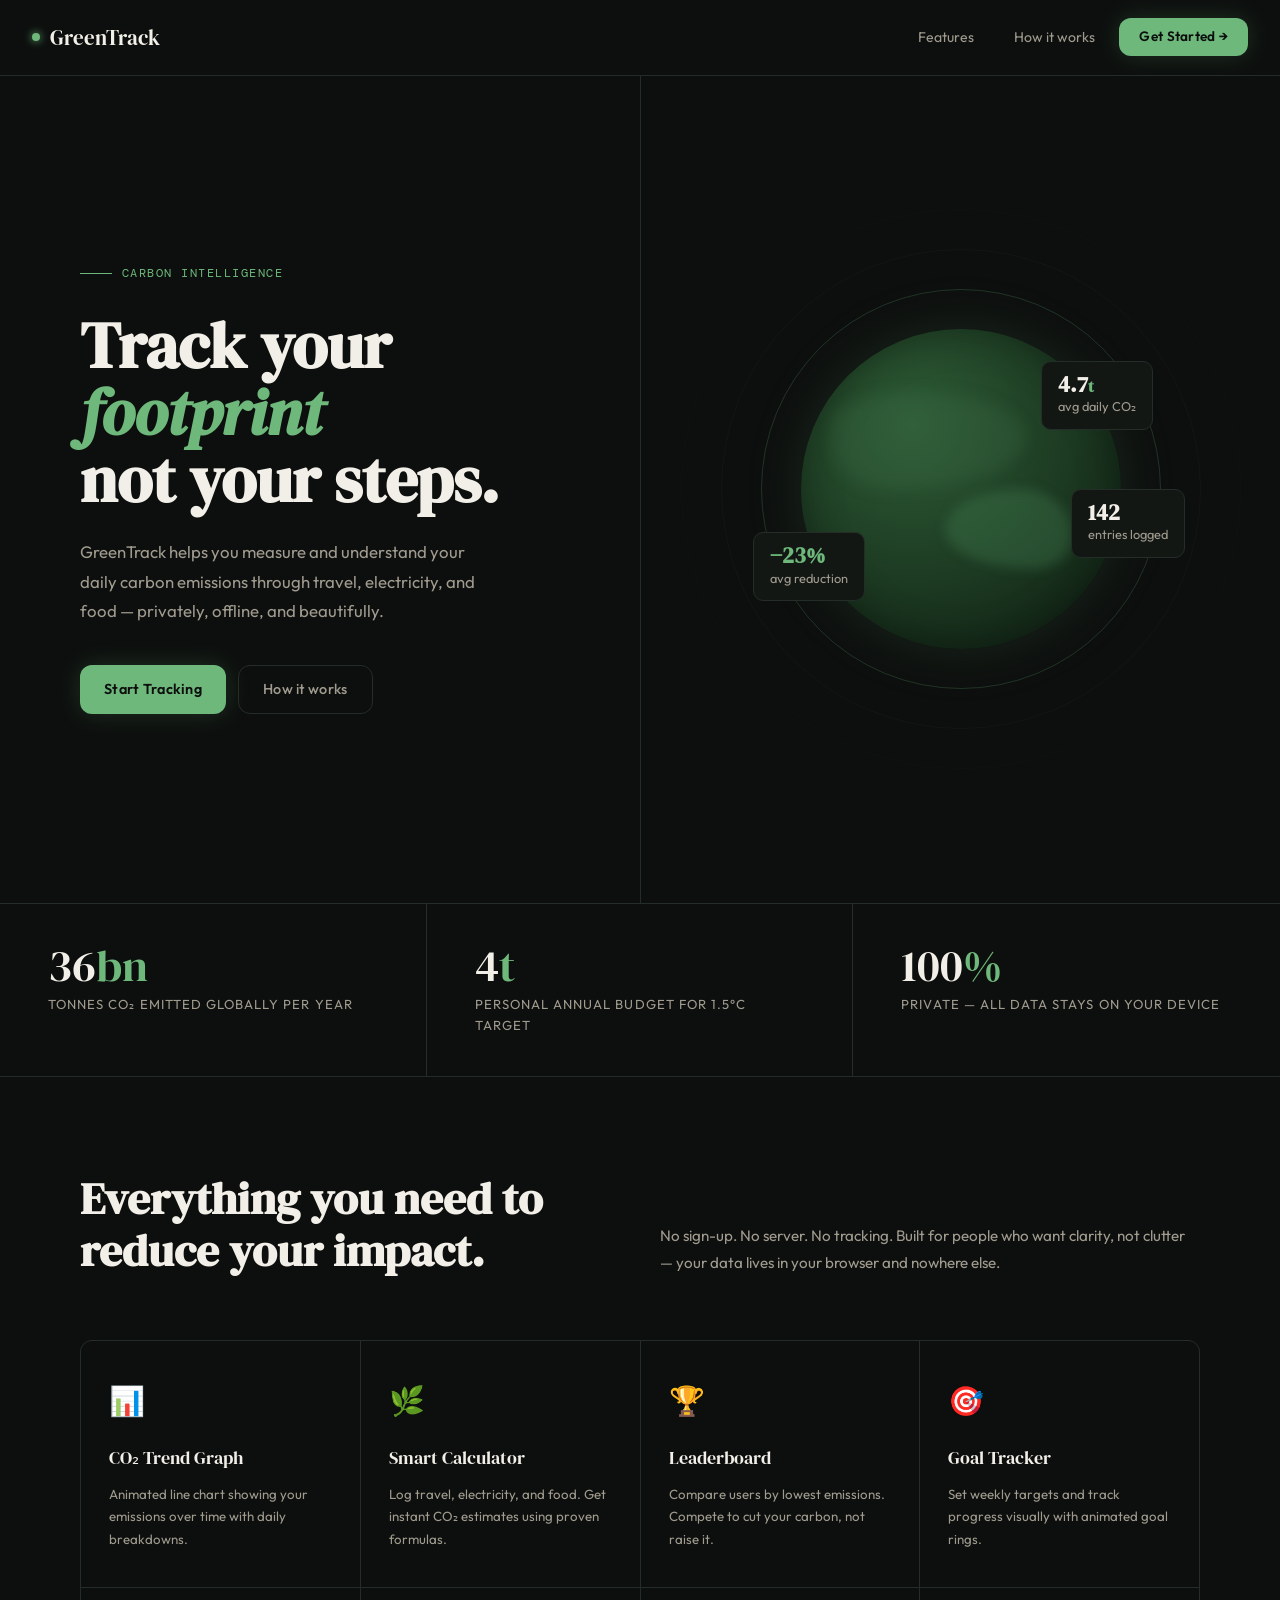
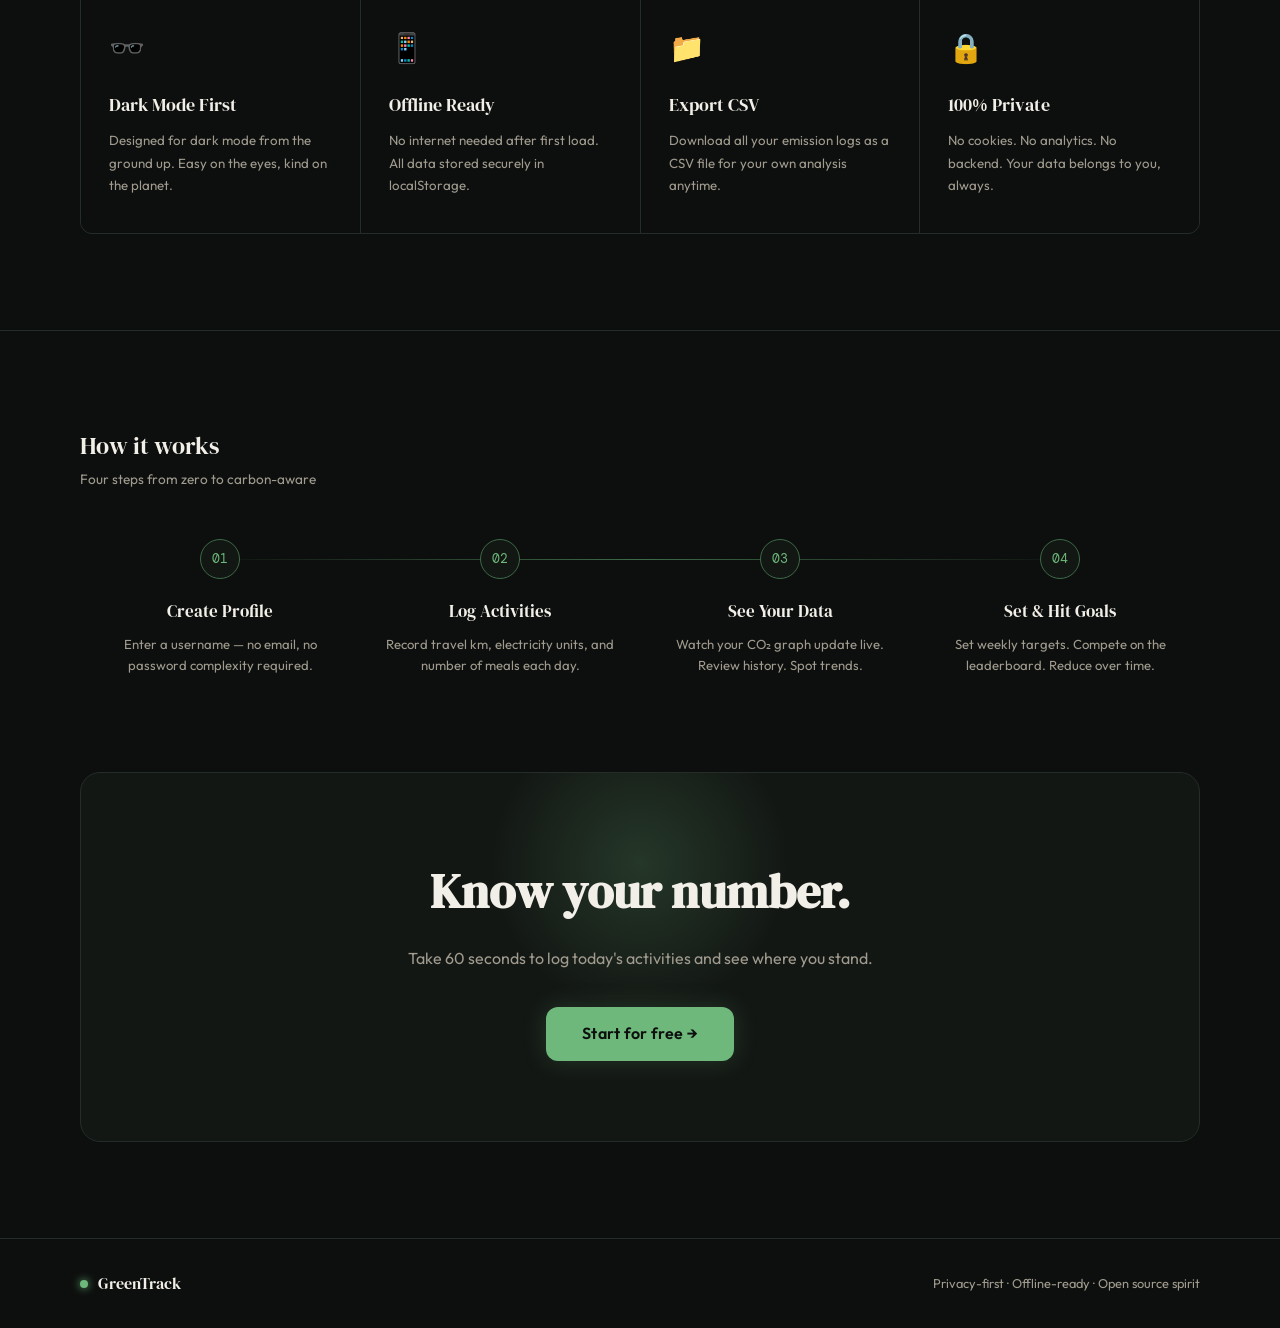
<file: landing.html>
<!DOCTYPE html>
<html lang="en">
<head>
  <meta charset="UTF-8" />
  <meta name="viewport" content="width=device-width, initial-scale=1.0" />
  <title>GreenTrack — Know Your Carbon</title>
  <link rel="stylesheet" href="css/style.css" />
  <style>
    /* ── Hero ── */
    .hero {
      min-height: calc(100vh - 73px);
      display: grid;
      grid-template-columns: 1fr 1fr;
      gap: 0;
      align-items: stretch;
      position: relative;
    }

    .hero-left {
      display: flex;
      flex-direction: column;
      justify-content: center;
      padding: 80px 64px 80px 80px;
      position: relative;
      z-index: 2;
    }

    .hero-eyebrow {
      display: flex;
      align-items: center;
      gap: 10px;
      margin-bottom: 28px;
      opacity: 0;
      animation: fadeUp 0.6s 0.1s ease forwards;
    }

    .hero-eyebrow span {
      font-family: var(--font-mono);
      font-size: 0.78rem;
      color: var(--green);
      text-transform: uppercase;
      letter-spacing: 0.12em;
    }

    .hero-eyebrow-line {
      width: 32px;
      height: 1px;
      background: var(--green);
    }

    .hero-title {
      font-family: var(--font-serif);
      font-size: clamp(3rem, 5vw, 5.5rem);
      line-height: 1.05;
      color: var(--white);
      margin-bottom: 24px;
      opacity: 0;
      animation: fadeUp 0.6s 0.2s ease forwards;
    }

    .hero-title em {
      color: var(--green);
      font-style: italic;
    }

    .hero-desc {
      font-size: 1.05rem;
      color: var(--cream-dim);
      max-width: 420px;
      line-height: 1.75;
      margin-bottom: 40px;
      opacity: 0;
      animation: fadeUp 0.6s 0.3s ease forwards;
    }

    .hero-actions {
      display: flex;
      gap: 12px;
      opacity: 0;
      animation: fadeUp 0.6s 0.4s ease forwards;
    }

    .hero-right {
      border-left: 1px solid var(--border);
      position: relative;
      overflow: hidden;
      display: flex;
      align-items: center;
      justify-content: center;
    }

    /* ── Animated planet ── */
    .planet-wrap {
      position: relative;
      width: 320px;
      height: 320px;
    }

    .planet-ring {
      position: absolute;
      border-radius: 50%;
      border: 1px solid var(--border);
      animation: spin-slow linear infinite;
    }

    .ring-1 {
      inset: -40px;
      animation-duration: 18s;
      border-color: var(--green-dim);
      opacity: 0.4;
    }

    .ring-2 {
      inset: -80px;
      animation-duration: 30s;
      animation-direction: reverse;
      opacity: 0.2;
    }

    .ring-3 {
      inset: -120px;
      animation-duration: 45s;
      opacity: 0.1;
    }

    .planet-core {
      position: absolute;
      inset: 0;
      background: radial-gradient(circle at 35% 30%, #2d5c35, #0d1a10);
      border-radius: 50%;
      display: flex;
      align-items: center;
      justify-content: center;
      box-shadow: 0 0 60px #6db87a22, inset 0 0 40px #00000055;
      overflow: hidden;
    }

    .planet-surface {
      position: absolute;
      inset: 0;
      border-radius: 50%;
      opacity: 0.3;
    }

    .planet-surface::before {
      content: '';
      position: absolute;
      top: 20%;
      left: 10%;
      width: 60%;
      height: 30%;
      background: var(--green-dim);
      border-radius: 40% 60% 70% 30% / 40% 50% 60% 50%;
      filter: blur(8px);
    }

    .planet-surface::after {
      content: '';
      position: absolute;
      bottom: 25%;
      right: 15%;
      width: 40%;
      height: 25%;
      background: #4a8a5a;
      border-radius: 60% 40% 30% 70% / 50% 60% 40% 50%;
      filter: blur(6px);
    }

    .planet-stat {
      position: absolute;
      background: var(--bg2);
      border: 1px solid var(--border);
      border-radius: 10px;
      padding: 12px 16px;
      font-size: 0.8rem;
      color: var(--cream-dim);
      backdrop-filter: blur(8px);
    }

    .planet-stat strong {
      display: block;
      font-family: var(--font-serif);
      font-size: 1.4rem;
      color: var(--white);
      line-height: 1;
    }

    .ps-1 {
      top: 10%;
      right: -10%;
      animation: float1 4s ease-in-out infinite;
    }

    .ps-2 {
      bottom: 15%;
      left: -15%;
      animation: float2 5s ease-in-out infinite;
    }

    .ps-3 {
      top: 50%;
      right: -20%;
      animation: float1 6s ease-in-out infinite;
    }

    @keyframes spin-slow {
      from { transform: rotate(0deg); }
      to   { transform: rotate(360deg); }
    }

    @keyframes float1 {
      0%, 100% { transform: translateY(0px); }
      50%       { transform: translateY(-10px); }
    }

    @keyframes float2 {
      0%, 100% { transform: translateY(0px); }
      50%       { transform: translateY(8px); }
    }

    /* ── Stats row ── */
    .stats-row {
      display: grid;
      grid-template-columns: repeat(3, 1fr);
      border-top: 1px solid var(--border);
      border-bottom: 1px solid var(--border);
    }

    .stat-cell {
      padding: 40px 48px;
      border-right: 1px solid var(--border);
      opacity: 0;
      animation: fadeUp 0.6s ease forwards;
    }
    .stat-cell:last-child { border-right: none; }
    .stat-cell:nth-child(1) { animation-delay: 0.5s; }
    .stat-cell:nth-child(2) { animation-delay: 0.6s; }
    .stat-cell:nth-child(3) { animation-delay: 0.7s; }

    .stat-num {
      font-family: var(--font-serif);
      font-size: 2.8rem;
      color: var(--white);
      line-height: 1;
      margin-bottom: 6px;
    }

    .stat-num .accent { color: var(--green); }

    .stat-label {
      font-size: 0.82rem;
      color: var(--cream-dim);
      text-transform: uppercase;
      letter-spacing: 0.08em;
    }

    /* ── Features ── */
    .features {
      padding: 96px 80px;
    }

    .features-header {
      display: grid;
      grid-template-columns: 1fr 1fr;
      gap: 40px;
      margin-bottom: 64px;
    }

    .features-title {
      font-family: var(--font-serif);
      font-size: 2.8rem;
      color: var(--white);
      line-height: 1.15;
    }

    .features-desc {
      color: var(--cream-dim);
      font-size: 0.95rem;
      line-height: 1.8;
      align-self: end;
    }

    .features-grid {
      display: grid;
      grid-template-columns: repeat(4, 1fr);
      gap: 1px;
      background: var(--border);
      border: 1px solid var(--border);
      border-radius: var(--radius);
      overflow: hidden;
    }

    .feat-card {
      background: var(--bg);
      padding: 36px 28px;
      transition: background var(--transition);
      position: relative;
      overflow: hidden;
    }

    .feat-card::before {
      content: '';
      position: absolute;
      inset: 0;
      background: linear-gradient(135deg, var(--green-glow) 0%, transparent 60%);
      opacity: 0;
      transition: opacity var(--transition);
    }

    .feat-card:hover { background: var(--bg2); }
    .feat-card:hover::before { opacity: 1; }

    .feat-icon {
      font-size: 1.8rem;
      margin-bottom: 20px;
      display: block;
    }

    .feat-title {
      font-family: var(--font-serif);
      font-size: 1.15rem;
      color: var(--white);
      margin-bottom: 10px;
    }

    .feat-desc {
      font-size: 0.83rem;
      color: var(--cream-dim);
      line-height: 1.7;
    }

    /* ── How it works ── */
    .how {
      padding: 96px 80px;
      border-top: 1px solid var(--border);
    }

    .steps {
      display: grid;
      grid-template-columns: repeat(4, 1fr);
      gap: 0;
      margin-top: 48px;
      position: relative;
    }

    .steps::before {
      content: '';
      position: absolute;
      top: 20px;
      left: 10%;
      right: 10%;
      height: 1px;
      background: linear-gradient(90deg, transparent, var(--green-dim), transparent);
    }

    .step {
      padding: 0 24px;
      text-align: center;
    }

    .step-num {
      width: 40px;
      height: 40px;
      background: var(--bg2);
      border: 1px solid var(--green-dim);
      border-radius: 50%;
      display: flex;
      align-items: center;
      justify-content: center;
      font-family: var(--font-mono);
      font-size: 0.8rem;
      color: var(--green);
      margin: 0 auto 20px;
      position: relative;
      z-index: 1;
    }

    .step-title {
      font-family: var(--font-serif);
      font-size: 1.05rem;
      color: var(--white);
      margin-bottom: 8px;
    }

    .step-desc {
      font-size: 0.82rem;
      color: var(--cream-dim);
      line-height: 1.6;
    }

    /* ── CTA ── */
    .cta-section {
      margin: 0 80px 96px;
      background: var(--bg2);
      border: 1px solid var(--border);
      border-radius: 20px;
      padding: 80px 64px;
      text-align: center;
      position: relative;
      overflow: hidden;
    }

    .cta-section::before {
      content: '';
      position: absolute;
      top: -60px;
      left: 50%;
      transform: translateX(-50%);
      width: 300px;
      height: 300px;
      background: radial-gradient(circle, var(--green-glow) 0%, transparent 70%);
      pointer-events: none;
    }

    .cta-title {
      font-family: var(--font-serif);
      font-size: 3rem;
      color: var(--white);
      margin-bottom: 16px;
      position: relative;
    }

    .cta-sub {
      color: var(--cream-dim);
      margin-bottom: 36px;
      font-size: 1rem;
      position: relative;
    }

    /* ── Responsive ── */
    @media (max-width: 900px) {
      .hero { grid-template-columns: 1fr; }
      .hero-right { display: none; }
      .hero-left { padding: 60px 24px; }
      .stats-row { grid-template-columns: 1fr; }
      .stat-cell { border-right: none; border-bottom: 1px solid var(--border); }
      .features { padding: 60px 24px; }
      .features-header { grid-template-columns: 1fr; }
      .features-grid { grid-template-columns: 1fr 1fr; }
      .how { padding: 60px 24px; }
      .steps { grid-template-columns: 1fr 1fr; gap: 32px; }
      .steps::before { display: none; }
      .cta-section { margin: 0 24px 60px; padding: 48px 24px; }
    }
  </style>
</head>
<body>
  <!-- ── Nav ── -->
  <nav class="nav">
    <div class="nav-logo">
      <span class="dot"></span>
      GreenTrack
    </div>
    <div class="nav-links">
      <a href="#features" class="nav-link">Features</a>
      <a href="#how" class="nav-link">How it works</a>
      <a href="login.html" class="btn btn-primary" style="padding:8px 20px;font-size:0.85rem;">
        Get Started →
      </a>
    </div>
  </nav>

  <!-- ── Hero ── -->
  <section class="hero">
    <div class="hero-left">
      <div class="hero-eyebrow">
        <div class="hero-eyebrow-line"></div>
        <span>Carbon Intelligence</span>
      </div>
      <h1 class="hero-title">
        Track your<br>
        <em>footprint</em><br>
        not your steps.
      </h1>
      <p class="hero-desc">
        GreenTrack helps you measure and understand your daily carbon emissions through travel, electricity, and food — privately, offline, and beautifully.
      </p>
      <div class="hero-actions">
        <a href="login.html" class="btn btn-primary">Start Tracking</a>
        <a href="#how" class="btn btn-ghost">How it works</a>
      </div>
    </div>

    <div class="hero-right">
      <div class="planet-wrap">
        <div class="planet-ring ring-1"></div>
        <div class="planet-ring ring-2"></div>
        <div class="planet-ring ring-3"></div>
        <div class="planet-core">
          <div class="planet-surface"></div>
        </div>
        <div class="planet-stat ps-1">
          <strong>4.7<span style="color:var(--green);font-size:1rem">t</span></strong>
          avg daily CO₂
        </div>
        <div class="planet-stat ps-2">
          <strong style="color:var(--green)">−23%</strong>
          avg reduction
        </div>
        <div class="planet-stat ps-3">
          <strong>142</strong>
          entries logged
        </div>
      </div>
    </div>
  </section>

  <!-- ── Stats row ── -->
  <div class="stats-row">
    <div class="stat-cell">
      <div class="stat-num">36<span class="accent">bn</span></div>
      <div class="stat-label">Tonnes CO₂ emitted globally per year</div>
    </div>
    <div class="stat-cell">
      <div class="stat-num">4<span class="accent">t</span></div>
      <div class="stat-label">Personal annual budget for 1.5°C target</div>
    </div>
    <div class="stat-cell">
      <div class="stat-num">100<span class="accent">%</span></div>
      <div class="stat-label">Private — all data stays on your device</div>
    </div>
  </div>

  <!-- ── Features ── -->
  <section class="features" id="features">
    <div class="features-header">
      <h2 class="features-title">
        Everything you need to reduce your impact.
      </h2>
      <p class="features-desc">
        No sign-up. No server. No tracking. Built for people who want clarity, not clutter — your data lives in your browser and nowhere else.
      </p>
    </div>
    <div class="features-grid">
      <div class="feat-card">
        <span class="feat-icon">📊</span>
        <div class="feat-title">CO₂ Trend Graph</div>
        <p class="feat-desc">Animated line chart showing your emissions over time with daily breakdowns.</p>
      </div>
      <div class="feat-card">
        <span class="feat-icon">🌿</span>
        <div class="feat-title">Smart Calculator</div>
        <p class="feat-desc">Log travel, electricity, and food. Get instant CO₂ estimates using proven formulas.</p>
      </div>
      <div class="feat-card">
        <span class="feat-icon">🏆</span>
        <div class="feat-title">Leaderboard</div>
        <p class="feat-desc">Compare users by lowest emissions. Compete to cut your carbon, not raise it.</p>
      </div>
      <div class="feat-card">
        <span class="feat-icon">🎯</span>
        <div class="feat-title">Goal Tracker</div>
        <p class="feat-desc">Set weekly targets and track progress visually with animated goal rings.</p>
      </div>
      <div class="feat-card">
        <span class="feat-icon">🕶️</span>
        <div class="feat-title">Dark Mode First</div>
        <p class="feat-desc">Designed for dark mode from the ground up. Easy on the eyes, kind on the planet.</p>
      </div>
      <div class="feat-card">
        <span class="feat-icon">📱</span>
        <div class="feat-title">Offline Ready</div>
        <p class="feat-desc">No internet needed after first load. All data stored securely in localStorage.</p>
      </div>
      <div class="feat-card">
        <span class="feat-icon">📁</span>
        <div class="feat-title">Export CSV</div>
        <p class="feat-desc">Download all your emission logs as a CSV file for your own analysis anytime.</p>
      </div>
      <div class="feat-card">
        <span class="feat-icon">🔒</span>
        <div class="feat-title">100% Private</div>
        <p class="feat-desc">No cookies. No analytics. No backend. Your data belongs to you, always.</p>
      </div>
    </div>
  </section>

  <!-- ── How it works ── -->
  <section class="how" id="how">
    <div class="section-title">How it works</div>
    <div class="section-sub">Four steps from zero to carbon-aware</div>
    <div class="steps">
      <div class="step">
        <div class="step-num">01</div>
        <div class="step-title">Create Profile</div>
        <p class="step-desc">Enter a username — no email, no password complexity required.</p>
      </div>
      <div class="step">
        <div class="step-num">02</div>
        <div class="step-title">Log Activities</div>
        <p class="step-desc">Record travel km, electricity units, and number of meals each day.</p>
      </div>
      <div class="step">
        <div class="step-num">03</div>
        <div class="step-title">See Your Data</div>
        <p class="step-desc">Watch your CO₂ graph update live. Review history. Spot trends.</p>
      </div>
      <div class="step">
        <div class="step-num">04</div>
        <div class="step-title">Set & Hit Goals</div>
        <p class="step-desc">Set weekly targets. Compete on the leaderboard. Reduce over time.</p>
      </div>
    </div>
  </section>

  <!-- ── CTA ── -->
  <section class="cta-section">
    <h2 class="cta-title">Know your number.</h2>
    <p class="cta-sub">Take 60 seconds to log today's activities and see where you stand.</p>
    <a href="login.html" class="btn btn-primary" style="font-size:1rem;padding:14px 36px;">
      Start for free →
    </a>
  </section>

  <!-- ── Footer ── -->
  <footer style="border-top: 1px solid var(--border); padding: 32px 80px; display: flex; justify-content: space-between; align-items: center;">
    <div class="nav-logo" style="font-size:1rem;">
      <span class="dot"></span> GreenTrack
    </div>
    <div style="font-size:0.8rem; color:var(--cream-dim);">
      Privacy-first · Offline-ready · Open source spirit
    </div>
  </footer>
</body>
</html>
</file>
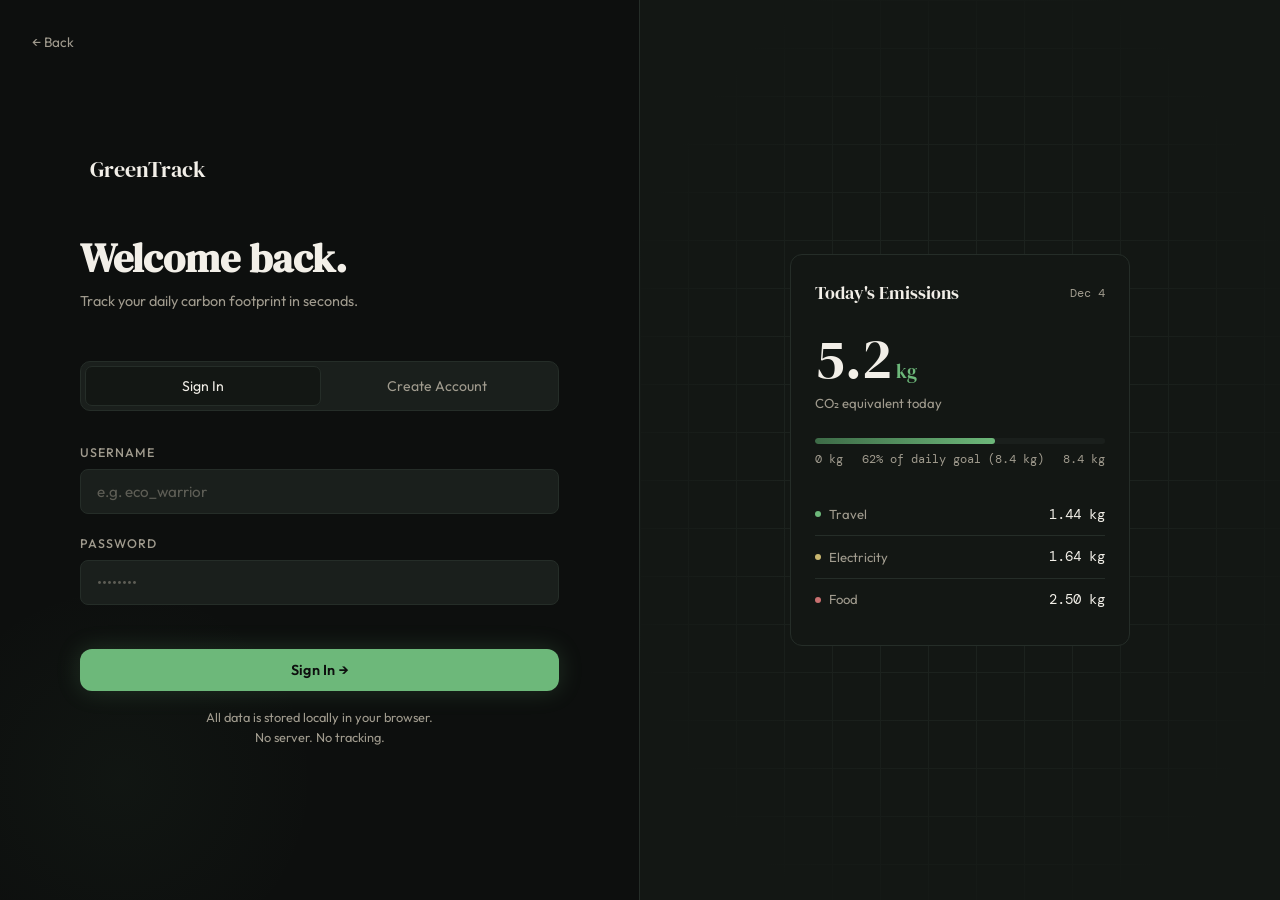
<file: login.html>
<!DOCTYPE html>
<html lang="en">
<head>
  <meta charset="UTF-8" />
  <meta name="viewport" content="width=device-width, initial-scale=1.0" />
  <title>GreenTrack — Sign In</title>
  <link rel="stylesheet" href="css/style.css" />
  <style>
    body {
      display: grid;
      grid-template-columns: 1fr 1fr;
      min-height: 100vh;
    }

    /* ── Left panel ── */
    .login-left {
      background: var(--bg);
      border-right: 1px solid var(--border);
      display: flex;
      flex-direction: column;
      justify-content: center;
      padding: 80px;
      position: relative;
      overflow: hidden;
    }

    .login-left::before {
      content: '';
      position: absolute;
      bottom: -80px;
      left: -80px;
      width: 400px;
      height: 400px;
      background: radial-gradient(circle, #6db87a0a 0%, transparent 70%);
      pointer-events: none;
    }

    .back-link {
      position: absolute;
      top: 32px;
      left: 32px;
      display: flex;
      align-items: center;
      gap: 8px;
      font-size: 0.85rem;
      color: var(--cream-dim);
      transition: var(--transition);
    }
    .back-link:hover { color: var(--cream); }

    .login-brand {
      display: flex;
      align-items: center;
      gap: 10px;
      font-family: var(--font-serif);
      font-size: 1.4rem;
      color: var(--white);
      margin-bottom: 48px;
    }

    .login-title {
      font-family: var(--font-serif);
      font-size: 2.5rem;
      line-height: 1.1;
      color: var(--white);
      margin-bottom: 10px;
      opacity: 0;
      animation: fadeUp 0.5s 0.1s ease forwards;
    }

    .login-sub {
      font-size: 0.9rem;
      color: var(--cream-dim);
      margin-bottom: 48px;
      opacity: 0;
      animation: fadeUp 0.5s 0.2s ease forwards;
    }

    .form-box {
      opacity: 0;
      animation: fadeUp 0.5s 0.3s ease forwards;
    }

    .form-tabs {
      display: flex;
      gap: 0;
      background: var(--bg3);
      border: 1px solid var(--border);
      border-radius: 10px;
      padding: 4px;
      margin-bottom: 32px;
    }

    .tab-btn {
      flex: 1;
      padding: 10px;
      border: none;
      background: transparent;
      color: var(--cream-dim);
      font-family: var(--font-sans);
      font-size: 0.88rem;
      cursor: pointer;
      border-radius: 7px;
      transition: var(--transition);
    }

    .tab-btn.active {
      background: var(--bg2);
      color: var(--white);
      border: 1px solid var(--border);
    }

    .form-fields {
      display: flex;
      flex-direction: column;
      gap: 20px;
      margin-bottom: 24px;
    }

    .form-error {
      background: #c9707011;
      border: 1px solid #c9707033;
      border-radius: 8px;
      padding: 12px 16px;
      font-size: 0.85rem;
      color: var(--red);
      display: none;
      animation: fadeUp 0.3s ease;
    }
    .form-error.show { display: block; }

    .form-footer {
      margin-top: 16px;
      font-size: 0.8rem;
      color: var(--cream-dim);
      text-align: center;
    }

    /* ── Right panel ── */
    .login-right {
      background: var(--bg2);
      display: flex;
      align-items: center;
      justify-content: center;
      padding: 80px;
      position: relative;
      overflow: hidden;
    }

    /* Animated grid background */
    .grid-bg {
      position: absolute;
      inset: 0;
      background-image:
        linear-gradient(var(--border) 1px, transparent 1px),
        linear-gradient(90deg, var(--border) 1px, transparent 1px);
      background-size: 48px 48px;
      opacity: 0.5;
    }

    .grid-bg::after {
      content: '';
      position: absolute;
      inset: 0;
      background: radial-gradient(ellipse at center, transparent 40%, var(--bg2) 80%);
    }

    /* Preview card */
    .preview-card {
      position: relative;
      z-index: 2;
      width: 100%;
      max-width: 340px;
    }

    .preview-header {
      display: flex;
      align-items: center;
      justify-content: space-between;
      margin-bottom: 24px;
    }

    .preview-title {
      font-family: var(--font-serif);
      font-size: 1.1rem;
      color: var(--white);
    }

    .preview-date {
      font-family: var(--font-mono);
      font-size: 0.75rem;
      color: var(--cream-dim);
    }

    .preview-big {
      font-family: var(--font-serif);
      font-size: 3.5rem;
      color: var(--white);
      line-height: 1;
      margin-bottom: 6px;
    }

    .preview-big .unit {
      font-size: 1.2rem;
      color: var(--green);
    }

    .preview-sub {
      font-size: 0.82rem;
      color: var(--cream-dim);
      margin-bottom: 24px;
    }

    .preview-bar {
      height: 6px;
      background: var(--bg3);
      border-radius: 99px;
      overflow: hidden;
      margin-bottom: 6px;
    }

    .preview-bar-fill {
      height: 100%;
      background: linear-gradient(90deg, var(--green-dim), var(--green));
      border-radius: 99px;
      width: 0;
      animation: fillBar 1.5s 0.8s ease forwards;
    }

    @keyframes fillBar {
      to { width: 62%; }
    }

    .preview-bar-label {
      display: flex;
      justify-content: space-between;
      font-size: 0.75rem;
      color: var(--cream-dim);
      font-family: var(--font-mono);
      margin-bottom: 24px;
    }

    .preview-row {
      display: flex;
      align-items: center;
      justify-content: space-between;
      padding: 10px 0;
      border-bottom: 1px solid var(--border);
    }
    .preview-row:last-child { border-bottom: none; }

    .preview-row-label {
      font-size: 0.82rem;
      color: var(--cream-dim);
      display: flex;
      align-items: center;
      gap: 8px;
    }

    .preview-row-val {
      font-family: var(--font-mono);
      font-size: 0.85rem;
      color: var(--white);
    }

    .dot-indicator {
      width: 6px; height: 6px;
      border-radius: 50%;
    }

    @media (max-width: 768px) {
      body { grid-template-columns: 1fr; }
      .login-right { display: none; }
      .login-left { padding: 32px 24px; }
    }
  </style>
</head>
<body>
  <!-- ── Left ── -->
  <div class="login-left">
    <a href="landing.html" class="back-link">← Back</a>

    <div class="login-brand">
      <span class="dot"></span>
      GreenTrack
    </div>

    <h1 class="login-title">Welcome back.</h1>
    <p class="login-sub">Track your daily carbon footprint in seconds.</p>

    <div class="form-box">
      <div class="form-tabs">
        <button class="tab-btn active" onclick="switchTab('login')">Sign In</button>
        <button class="tab-btn" onclick="switchTab('register')">Create Account</button>
      </div>

      <!-- Login form -->
      <div id="loginForm">
        <div class="form-fields">
          <div class="input-group">
            <label>Username</label>
            <input type="text" id="loginUser" placeholder="e.g. eco_warrior" autocomplete="username" />
          </div>
          <div class="input-group">
            <label>Password</label>
            <input type="password" id="loginPass" placeholder="••••••••" autocomplete="current-password" />
          </div>
        </div>
        <div class="form-error" id="loginError"></div>
        <button class="btn btn-primary" style="width:100%;justify-content:center;margin-top:20px;" onclick="handleLogin()">
          Sign In →
        </button>
      </div>

      <!-- Register form -->
      <div id="registerForm" style="display:none;">
        <div class="form-fields">
          <div class="input-group">
            <label>Username</label>
            <input type="text" id="regUser" placeholder="Choose a username" autocomplete="username" />
          </div>
          <div class="input-group">
            <label>Display Name</label>
            <input type="text" id="regName" placeholder="How should we call you?" />
          </div>
          <div class="input-group">
            <label>Password</label>
            <input type="password" id="regPass" placeholder="Min. 4 characters" autocomplete="new-password" />
          </div>
        </div>
        <div class="form-error" id="regError"></div>
        <button class="btn btn-primary" style="width:100%;justify-content:center;margin-top:20px;" onclick="handleRegister()">
          Create Account →
        </button>
      </div>

      <div class="form-footer">
        All data is stored locally in your browser.<br>No server. No tracking.
      </div>
    </div>
  </div>

  <!-- ── Right preview ── -->
  <div class="login-right">
    <div class="grid-bg"></div>
    <div class="preview-card card">
      <div class="preview-header">
        <div class="preview-title">Today's Emissions</div>
        <div class="preview-date" id="previewDate">—</div>
      </div>

      <div class="preview-big">5.2<span class="unit"> kg</span></div>
      <div class="preview-sub">CO₂ equivalent today</div>

      <div class="preview-bar">
        <div class="preview-bar-fill"></div>
      </div>
      <div class="preview-bar-label">
        <span>0 kg</span>
        <span>62% of daily goal (8.4 kg)</span>
        <span>8.4 kg</span>
      </div>

      <div class="preview-row">
        <span class="preview-row-label">
          <span class="dot-indicator" style="background:var(--green)"></span>
          Travel
        </span>
        <span class="preview-row-val">1.44 kg</span>
      </div>
      <div class="preview-row">
        <span class="preview-row-label">
          <span class="dot-indicator" style="background:var(--yellow)"></span>
          Electricity
        </span>
        <span class="preview-row-val">1.64 kg</span>
      </div>
      <div class="preview-row">
        <span class="preview-row-label">
          <span class="dot-indicator" style="background:var(--red)"></span>
          Food
        </span>
        <span class="preview-row-val">2.50 kg</span>
      </div>
    </div>
  </div>

  <div class="toast-container" id="toastContainer"></div>

  <script src="js/auth.js"></script>
  <script>
    document.getElementById('previewDate').textContent =
      new Date().toLocaleDateString('en-US', { month: 'short', day: 'numeric' });

    // Enter key support
    document.addEventListener('keydown', e => {
      if (e.key === 'Enter') {
        const isLogin = document.getElementById('loginForm').style.display !== 'none';
        isLogin ? handleLogin() : handleRegister();
      }
    });
  </script>
</body>
</html>
</file>
<file: css/style.css>
/* =============================================
   GREENTRACK — GLOBAL STYLES
   Palette: near-black, sage green, warm cream
============================================= */

@import url('https://fonts.googleapis.com/css2?family=DM+Serif+Display:ital@0;1&family=DM+Mono:wght@300;400;500&family=Outfit:wght@300;400;500;600&display=swap');

:root {
  --bg:        #0d0f0e;
  --bg2:       #131714;
  --bg3:       #1a1f1c;
  --border:    #252d28;
  --green:     #6db87a;
  --green-dim: #3d6b47;
  --green-glow:#6db87a33;
  --cream:     #e8e4d9;
  --cream-dim: #a09b8e;
  --red:       #c97070;
  --yellow:    #c9b770;
  --white:     #f2efe8;
  --font-serif: 'DM Serif Display', serif;
  --font-sans:  'Outfit', sans-serif;
  --font-mono:  'DM Mono', monospace;
  --radius:    12px;
  --transition: 0.22s cubic-bezier(0.4, 0, 0.2, 1);
}

*, *::before, *::after { box-sizing: border-box; margin: 0; padding: 0; }

html { font-size: 16px; scroll-behavior: smooth; }

body {
  background: var(--bg);
  color: var(--cream);
  font-family: var(--font-sans);
  font-weight: 400;
  line-height: 1.6;
  min-height: 100vh;
  -webkit-font-smoothing: antialiased;
}

/* ── Scrollbar ── */
::-webkit-scrollbar { width: 5px; }
::-webkit-scrollbar-track { background: var(--bg); }
::-webkit-scrollbar-thumb { background: var(--border); border-radius: 99px; }

/* ── Selection ── */
::selection { background: var(--green-dim); color: var(--white); }

/* ── Links ── */
a { color: inherit; text-decoration: none; }

/* ── Buttons ── */
.btn {
  display: inline-flex;
  align-items: center;
  gap: 8px;
  padding: 12px 24px;
  border-radius: var(--radius);
  font-family: var(--font-sans);
  font-size: 0.9rem;
  font-weight: 500;
  cursor: pointer;
  border: none;
  transition: var(--transition);
  letter-spacing: 0.02em;
  position: relative;
  overflow: hidden;
}

.btn::after {
  content: '';
  position: absolute;
  inset: 0;
  background: white;
  opacity: 0;
  transition: opacity 0.2s;
}
.btn:hover::after { opacity: 0.07; }
.btn:active { transform: scale(0.97); }

.btn-primary {
  background: var(--green);
  color: var(--bg);
  font-weight: 600;
  box-shadow: 0 0 24px var(--green-glow);
}
.btn-primary:hover { box-shadow: 0 0 36px #6db87a55; }

.btn-ghost {
  background: transparent;
  color: var(--cream-dim);
  border: 1px solid var(--border);
}
.btn-ghost:hover { color: var(--cream); border-color: var(--green-dim); }

.btn-danger {
  background: transparent;
  color: var(--red);
  border: 1px solid #c9707033;
}
.btn-danger:hover { background: #c9707011; }

/* ── Cards ── */
.card {
  background: var(--bg2);
  border: 1px solid var(--border);
  border-radius: var(--radius);
  padding: 24px;
  transition: border-color var(--transition);
}
.card:hover { border-color: var(--green-dim); }

/* ── Inputs ── */
.input-group { display: flex; flex-direction: column; gap: 6px; }

.input-group label {
  font-size: 0.78rem;
  font-weight: 500;
  color: var(--cream-dim);
  text-transform: uppercase;
  letter-spacing: 0.08em;
}

.input-group input,
.input-group select {
  background: var(--bg3);
  border: 1px solid var(--border);
  border-radius: 8px;
  color: var(--cream);
  font-family: var(--font-sans);
  font-size: 0.95rem;
  padding: 12px 16px;
  width: 100%;
  outline: none;
  transition: border-color var(--transition), box-shadow var(--transition);
  -webkit-appearance: none;
}

.input-group input:focus,
.input-group select:focus {
  border-color: var(--green);
  box-shadow: 0 0 0 3px var(--green-glow);
}

.input-group input::placeholder { color: var(--cream-dim); opacity: 0.5; }

/* ── Animations ── */
@keyframes fadeUp {
  from { opacity: 0; transform: translateY(16px); }
  to   { opacity: 1; transform: translateY(0); }
}

@keyframes fadeIn {
  from { opacity: 0; }
  to   { opacity: 1; }
}

@keyframes pulse-dot {
  0%, 100% { opacity: 1; transform: scale(1); }
  50%       { opacity: 0.5; transform: scale(0.85); }
}

@keyframes shimmer {
  from { background-position: -200% 0; }
  to   { background-position: 200% 0; }
}

.animate-up { animation: fadeUp 0.5s ease forwards; }

/* ── Nav ── */
.nav {
  display: flex;
  align-items: center;
  justify-content: space-between;
  padding: 18px 32px;
  border-bottom: 1px solid var(--border);
  position: sticky;
  top: 0;
  z-index: 100;
  background: var(--bg);
  backdrop-filter: blur(12px);
}

.nav-logo {
  display: flex;
  align-items: center;
  gap: 10px;
  font-family: var(--font-serif);
  font-size: 1.3rem;
  color: var(--white);
}

.nav-logo .dot {
  width: 8px; height: 8px;
  background: var(--green);
  border-radius: 50%;
  animation: pulse-dot 2s ease infinite;
  box-shadow: 0 0 8px var(--green);
}

.nav-links {
  display: flex;
  align-items: center;
  gap: 8px;
}

.nav-link {
  padding: 8px 16px;
  border-radius: 8px;
  font-size: 0.88rem;
  color: var(--cream-dim);
  transition: var(--transition);
  font-weight: 400;
}
.nav-link:hover, .nav-link.active {
  color: var(--cream);
  background: var(--bg3);
}
.nav-link.active { color: var(--green); }

/* ── Toast ── */
.toast-container {
  position: fixed;
  bottom: 24px;
  right: 24px;
  z-index: 9999;
  display: flex;
  flex-direction: column;
  gap: 8px;
}

.toast {
  background: var(--bg2);
  border: 1px solid var(--border);
  border-radius: 10px;
  padding: 14px 18px;
  font-size: 0.88rem;
  display: flex;
  align-items: center;
  gap: 10px;
  animation: fadeUp 0.3s ease forwards;
  max-width: 300px;
  box-shadow: 0 8px 32px #00000055;
}

.toast.success { border-color: var(--green-dim); }
.toast.error   { border-color: #c9707055; }

.toast-icon { font-size: 1rem; }

/* ── Page wrapper ── */
.page { min-height: 100vh; }

/* ── Section title ── */
.section-title {
  font-family: var(--font-serif);
  font-size: 1.5rem;
  color: var(--white);
  margin-bottom: 4px;
}

.section-sub {
  font-size: 0.85rem;
  color: var(--cream-dim);
  margin-bottom: 24px;
}

/* ── Badge ── */
.badge {
  display: inline-flex;
  align-items: center;
  gap: 5px;
  padding: 4px 10px;
  border-radius: 99px;
  font-size: 0.75rem;
  font-weight: 500;
  font-family: var(--font-mono);
}

.badge-green { background: #6db87a1a; color: var(--green); border: 1px solid #6db87a33; }
.badge-red   { background: #c970701a; color: var(--red);   border: 1px solid #c9707033; }
.badge-yellow{ background: #c9b7701a; color: var(--yellow);border: 1px solid #c9b77033; }

/* ── Skeleton loader ── */
.skeleton {
  background: linear-gradient(90deg, var(--bg2) 25%, var(--bg3) 50%, var(--bg2) 75%);
  background-size: 200% 100%;
  animation: shimmer 1.5s infinite;
  border-radius: 6px;
}

/* ── Responsive ── */
@media (max-width: 768px) {
  .nav { padding: 16px 20px; }
  .nav-links { display: none; }
  .card { padding: 18px; }
}
</file>
